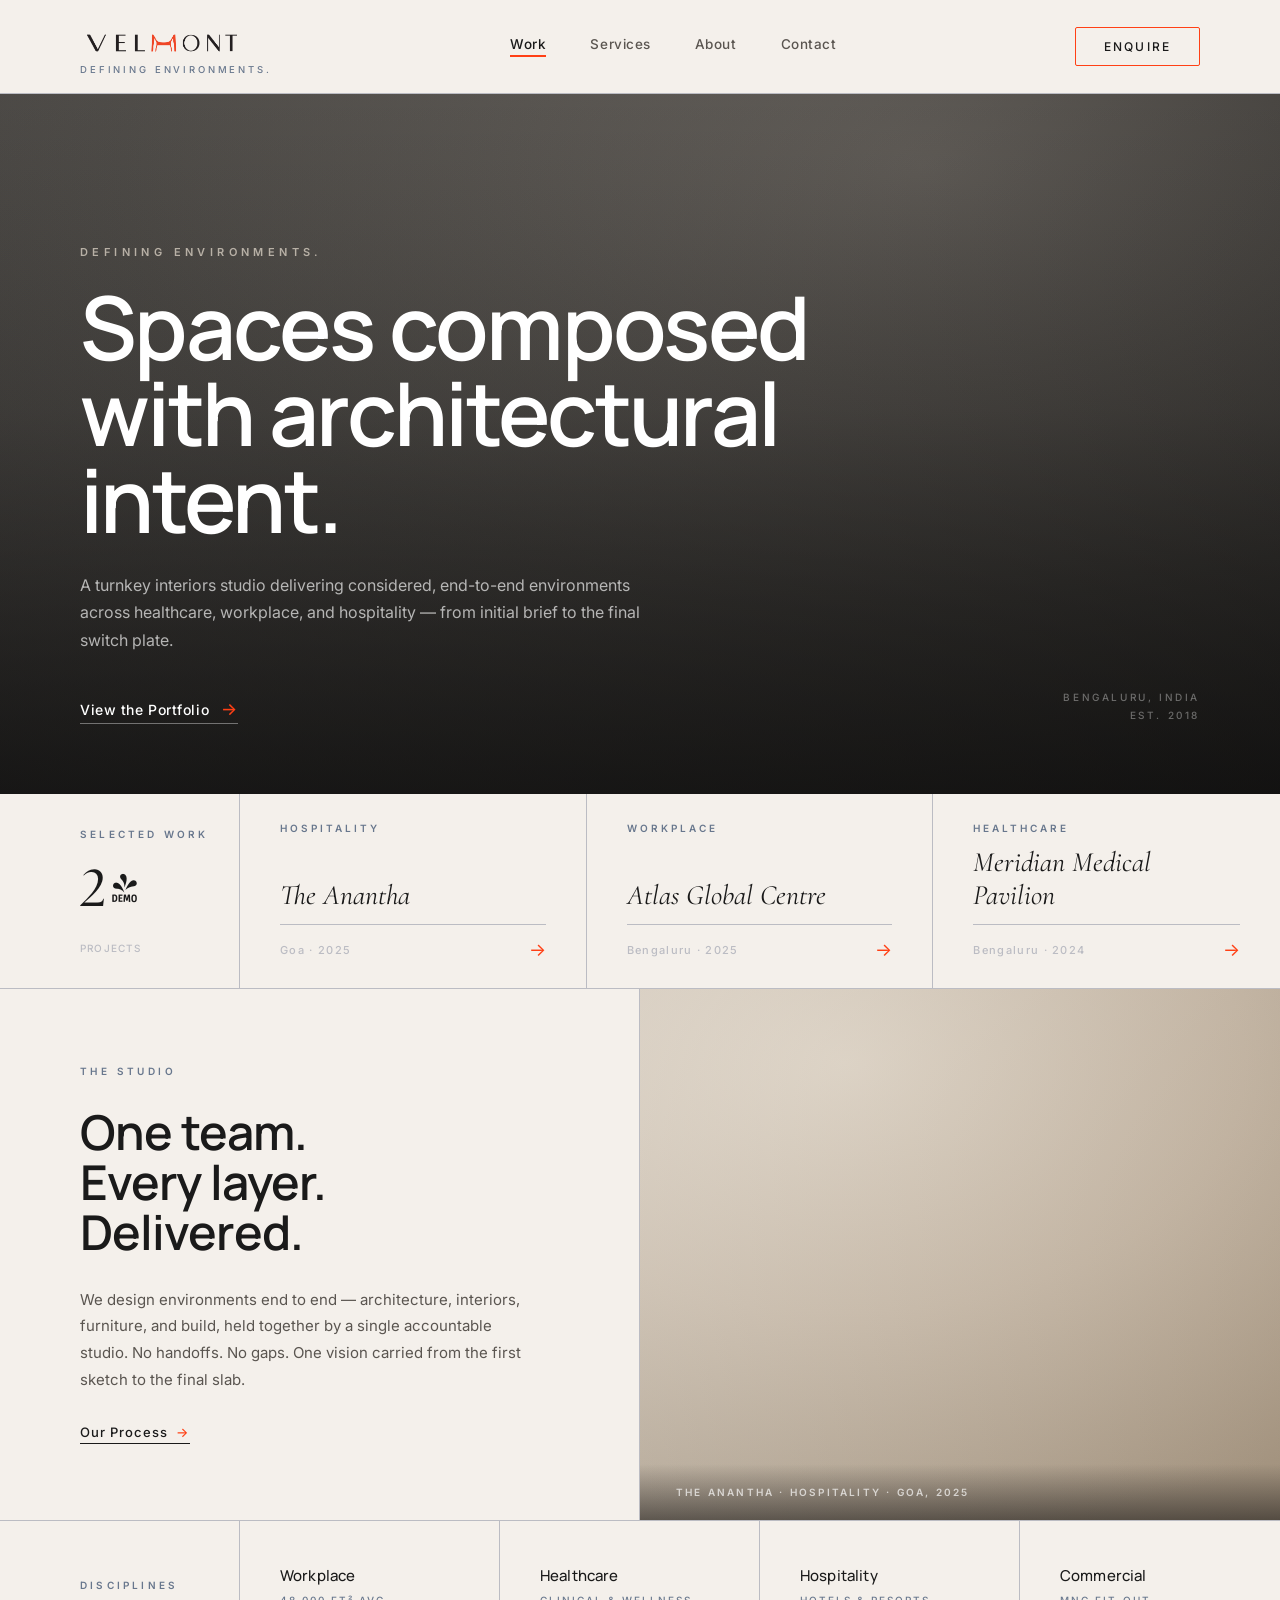
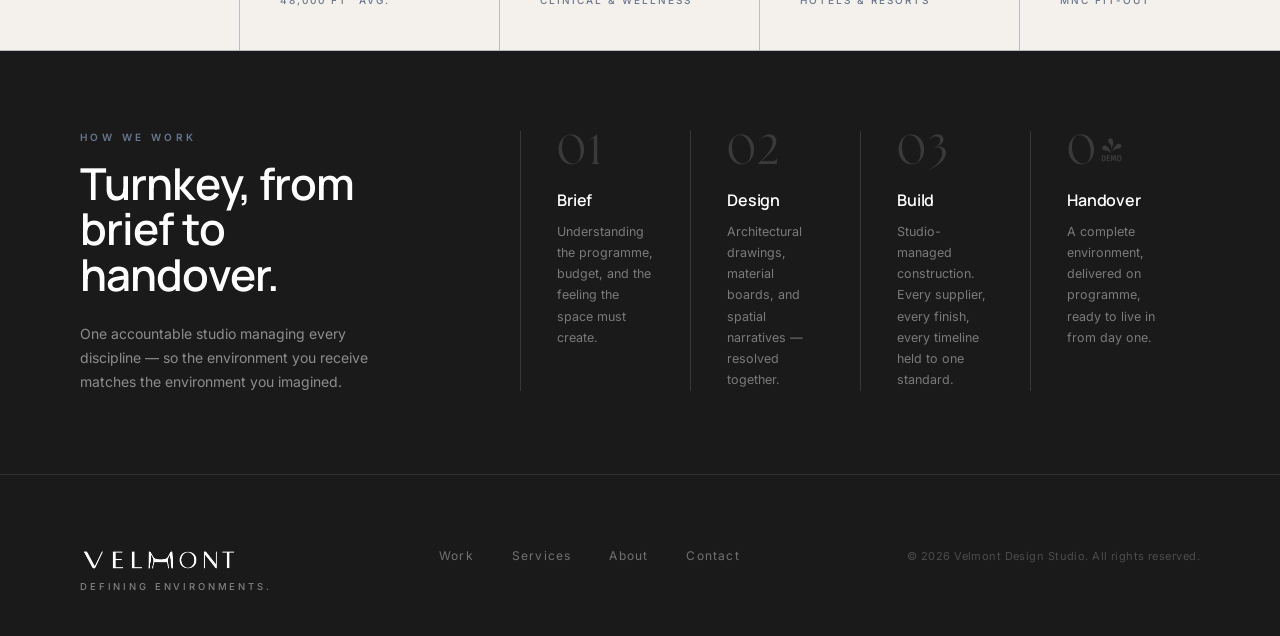
<file: project/index.html>
<!DOCTYPE html>
<html lang="en">
<head>
<meta charset="UTF-8">
<meta name="viewport" content="width=device-width, initial-scale=1.0">
<title>VELMONT — Defining Environments.</title>
<link rel="preconnect" href="https://fonts.googleapis.com">
<link rel="preconnect" href="https://fonts.gstatic.com" crossorigin>
<link href="https://fonts.googleapis.com/css2?family=Cormorant+Garamond:ital,wght@0,400;0,500;0,600;1,400;1,500;1,600&family=Manrope:wght@400;500;600;700;800&family=Inter:wght@400;500;600&display=swap" rel="stylesheet">
<!-- The Seasons local font faces from shared project folder -->
<style>
@font-face{font-family:'The Seasons';src:url('fonts/theseasons-lt.otf') format('opentype');font-weight:300;font-style:normal;font-display:swap;}
@font-face{font-family:'The Seasons';src:url('fonts/theseasons-ltit.otf') format('opentype');font-weight:300;font-style:italic;font-display:swap;}
@font-face{font-family:'The Seasons';src:url('fonts/theseasons-reg.otf') format('opentype');font-weight:400 500;font-style:normal;font-display:swap;}
@font-face{font-family:'The Seasons';src:url('fonts/theseasons-it.otf') format('opentype');font-weight:400 500;font-style:italic;font-display:swap;}
@font-face{font-family:'The Seasons';src:url('fonts/theseasons-bd.otf') format('opentype');font-weight:600 700;font-style:normal;font-display:swap;}

/* ── Design tokens — Direction 01 v2 (new brand kit) ── */
:root{
  /* New brand palette */
  --vblack:   #1A1A1A;
  --terracotta:#FF4015;   /* accent only */
  --slate:    #68778D;
  --concrete: #D9DCE0;
  --mineral:  #BBBCC3;
  --steel:    #8C92BA;
  --sand:     #D9CAB0;
  /* Background */
  --paper:    #F4F0EB;
  /* Typography */
  --display:  'The Seasons','Cormorant Garamond',Georgia,serif;
  --serif:    'Cormorant Garamond',Georgia,serif;
  --head:     'Manrope',system-ui,sans-serif;
  --body:     'Inter',system-ui,sans-serif;
}

*,*::before,*::after{box-sizing:border-box;margin:0;padding:0;}

html{scroll-behavior:smooth;}

body{
  background:var(--paper);
  color:var(--vblack);
  font-family:var(--body);
  -webkit-font-smoothing:antialiased;
  min-width:1200px;
}

/* ════════════════════════════════════════════
   NAV
════════════════════════════════════════════ */
.site-nav{
  display:flex;
  align-items:center;
  justify-content:space-between;
  padding:0 80px;
  height:94px;
  background:var(--paper);
  border-bottom:1px solid var(--mineral);
  position:sticky;
  top:0;
  z-index:20;
}
.nav-brand{
  display:flex;
  flex-direction:column;
  align-items:flex-start;
  gap:0;
  transform:translateY(-8px);
}
.nav-logo{
  height:82px;
  width:auto;
  display:block;
}
.nav-tagline{
  font-family:var(--body);
  font-size:9.5px;
  font-weight:500;
  letter-spacing:0.30em;
  text-transform:uppercase;
  color:var(--slate);
  margin-top:-20px;
}
.nav-links{
  display:flex;
  gap:44px;
  font-family:var(--body);
  font-weight:500;
  font-size:13.5px;
  letter-spacing:0.04em;
  color:#5a5550;
}
.nav-links a{text-decoration:none;color:inherit;}
.nav-links a.active{
  color:var(--vblack);
  padding-bottom:3px;
  border-bottom:2px solid var(--terracotta);
}
.nav-cta{
  font-family:var(--body);
  font-size:12px;
  font-weight:500;
  letter-spacing:0.18em;
  text-transform:uppercase;
  color:var(--vblack);
  text-decoration:none;
  border:1px solid var(--terracotta);
  padding:11px 28px;
  border-radius:2px;
  white-space:nowrap;
}

/* ════════════════════════════════════════════
   HERO
════════════════════════════════════════════ */
.hero{
  position:relative;
  height:700px;
  display:flex;
  flex-direction:column;
  justify-content:flex-end;
  padding:70px 80px;
  overflow:hidden;
}
/* layered gradient — architectural dark stone mood */
.hero::before{
  content:"";
  position:absolute;
  inset:0;
  background:
    linear-gradient(125deg, rgba(255,255,255,.06), rgba(0,0,0,.30)),
    radial-gradient(120% 120% at 72% 10%, #6d6862 0%, #46433f 52%, #2b2927 100%);
}
.hero::after{
  content:"";
  position:absolute;
  inset:0;
  background:linear-gradient(0deg,rgba(8,8,8,.65) 0%,rgba(8,8,8,.14) 55%,transparent 100%);
}
.hero-inner{
  position:relative;
  z-index:1;
  max-width:900px;
}
.hero-eyebrow{
  font-family:var(--body);
  font-size:11px;
  font-weight:600;
  letter-spacing:0.40em;
  text-transform:uppercase;
  color:rgba(209,200,188,0.82);
  margin-bottom:24px;
}
.hero h1{
  font-family:var(--head);
  font-weight:600;
  font-size:88px;
  line-height:0.98;
  letter-spacing:-0.03em;
  color:#fff;
  margin-bottom:30px;
}
.hero-sub{
  font-family:var(--body);
  font-weight:400;
  font-size:16px;
  line-height:1.72;
  color:rgba(255,255,255,0.66);
  max-width:560px;
  margin-bottom:44px;
}
.hero-cta{
  display:inline-flex;
  align-items:center;
  gap:12px;
  font-family:var(--body);
  font-size:14px;
  font-weight:500;
  letter-spacing:0.04em;
  color:#fff;
  text-decoration:none;
  border-bottom:1px solid rgba(255,255,255,0.38);
  padding-bottom:4px;
}
.hero-cta .arr{color:var(--terracotta);font-size:17px;}
.hero-meta{
  position:absolute;
  right:80px;
  bottom:70px;
  z-index:1;
  text-align:right;
}
.hero-meta span{
  display:block;
  font-family:var(--body);
  font-size:10px;
  font-weight:500;
  letter-spacing:0.26em;
  text-transform:uppercase;
  color:rgba(255,255,255,0.36);
  line-height:1.8;
}

/* ════════════════════════════════════════════
   SELECTED WORK STRIP
════════════════════════════════════════════ */
.work-strip{
  display:grid;
  grid-template-columns:240px repeat(3,1fr);
  border-bottom:1px solid var(--mineral);
}
.ws-label{
  padding:34px 0 34px 80px;
  border-right:1px solid var(--mineral);
  display:flex;
  flex-direction:column;
  justify-content:space-between;
}
.ws-label .ws-kicker{
  font-family:var(--body);
  font-size:10px;
  font-weight:600;
  letter-spacing:0.32em;
  text-transform:uppercase;
  color:var(--slate);
}
.ws-label .ws-count{
  font-family:var(--display);
  font-size:52px;
  font-weight:400;
  color:var(--vblack);
  line-height:1;
  letter-spacing:0.06em;
}
.ws-label .ws-note{
  font-family:var(--body);
  font-size:10px;
  color:var(--mineral);
  letter-spacing:0.12em;
  text-transform:uppercase;
  font-weight:500;
}
.work-tile{
  padding:28px 40px;
  border-right:1px solid var(--mineral);
  display:flex;
  flex-direction:column;
  justify-content:space-between;
  gap:12px;
  cursor:default;
}
.work-tile:last-child{border-right:none;}
.wt-ind{
  font-family:var(--body);
  font-size:10px;
  font-weight:600;
  letter-spacing:0.30em;
  text-transform:uppercase;
  color:var(--slate);
}
.wt-name{
  font-family:var(--serif);
  font-style:italic;
  font-size:28px;
  color:var(--vblack);
  line-height:1.18;
  flex:1;
  display:flex;
  align-items:flex-end;
}
.wt-foot{
  display:flex;
  align-items:center;
  justify-content:space-between;
  padding-top:14px;
  border-top:1px solid var(--mineral);
}
.wt-year{
  font-family:var(--body);
  font-size:11px;
  font-weight:500;
  color:var(--mineral);
  letter-spacing:0.12em;
}
.wt-arr{
  font-size:18px;
  color:var(--terracotta);
  font-family:var(--body);
  font-weight:400;
}

/* ════════════════════════════════════════════
   STUDIO INTRO — 2-column
════════════════════════════════════════════ */
.studio-intro{
  display:grid;
  grid-template-columns:1fr 1fr;
  min-height:460px;
}
.studio-text{
  padding:76px 80px;
  display:flex;
  flex-direction:column;
  justify-content:center;
  gap:30px;
  border-right:1px solid var(--mineral);
}
.studio-kicker{
  font-family:var(--body);
  font-size:10px;
  font-weight:600;
  letter-spacing:0.34em;
  text-transform:uppercase;
  color:var(--slate);
}
.studio-text h2{
  font-family:var(--head);
  font-weight:600;
  font-size:48px;
  line-height:1.04;
  letter-spacing:-0.02em;
  color:var(--vblack);
  max-width:500px;
}
.studio-text p{
  font-family:var(--body);
  font-weight:400;
  font-size:15px;
  line-height:1.78;
  color:#5a5550;
  max-width:460px;
}
.studio-link{
  display:inline-flex;
  align-items:center;
  gap:8px;
  font-family:var(--body);
  font-size:13px;
  font-weight:500;
  letter-spacing:0.08em;
  color:var(--vblack);
  text-decoration:none;
  border-bottom:1px solid var(--vblack);
  padding-bottom:3px;
  width:fit-content;
}
.studio-link .arr{color:var(--terracotta);}
.studio-image{
  position:relative;
  overflow:hidden;
  background:
    linear-gradient(120deg,rgba(255,255,255,.28),rgba(141,116,90,.20)),
    radial-gradient(120% 90% at 32% 14%,#d8cdbd 0%,#c4b6a4 52%,#a89a87 100%);
}
.studio-image-cap{
  position:absolute;
  left:0;right:0;bottom:0;
  padding:22px 36px;
  font-family:var(--body);
  font-size:10px;
  font-weight:600;
  letter-spacing:0.22em;
  text-transform:uppercase;
  color:rgba(255,255,255,0.68);
  background:linear-gradient(0deg,rgba(20,18,17,.55),transparent);
}

/* ════════════════════════════════════════════
   DISCIPLINES STRIP
════════════════════════════════════════════ */
.disciplines{
  display:grid;
  grid-template-columns:240px repeat(4,1fr);
  border-top:1px solid var(--mineral);
  border-bottom:1px solid var(--mineral);
}
.disc-label-cell{
  padding:44px 0 44px 80px;
  display:flex;
  align-items:center;
  border-right:1px solid var(--mineral);
}
.disc-label-cell span{
  font-family:var(--body);
  font-size:10px;
  font-weight:600;
  letter-spacing:0.32em;
  text-transform:uppercase;
  color:var(--slate);
}
.disc-item{
  padding:44px 40px;
  border-right:1px solid var(--mineral);
  display:flex;
  flex-direction:column;
  gap:8px;
}
.disc-item:last-child{border-right:none;}
.disc-name{
  font-family:var(--head);
  font-weight:500;
  font-size:15px;
  letter-spacing:0.01em;
  color:var(--vblack);
}
.disc-note{
  font-family:var(--body);
  font-size:10px;
  font-weight:500;
  letter-spacing:0.20em;
  text-transform:uppercase;
  color:var(--slate);
}

/* ════════════════════════════════════════════
   PROCESS TEASER
════════════════════════════════════════════ */
.process-strip{
  padding:80px 80px;
  display:flex;
  align-items:flex-start;
  gap:100px;
  background:var(--vblack);
}
.process-head{
  flex:0 0 340px;
}
.process-head .pk{
  font-family:var(--body);
  font-size:10px;
  font-weight:600;
  letter-spacing:0.34em;
  text-transform:uppercase;
  color:var(--slate);
  margin-bottom:18px;
}
.process-head h3{
  font-family:var(--head);
  font-weight:600;
  font-size:44px;
  line-height:1.04;
  letter-spacing:-0.02em;
  color:#fff;
  margin-bottom:24px;
}
.process-head p{
  font-family:var(--body);
  font-size:14px;
  line-height:1.72;
  color:rgba(255,255,255,0.50);
  max-width:300px;
}
.process-steps{
  flex:1;
  display:grid;
  grid-template-columns:repeat(4,1fr);
  gap:0;
}
.process-step{
  padding:0 36px;
  border-left:1px solid rgba(187,188,195,0.18);
}
.ps-num{
  font-family:var(--display);
  font-size:42px;
  font-weight:400;
  color:rgba(255,255,255,0.14);
  letter-spacing:0.06em;
  line-height:1;
  margin-bottom:16px;
}
.ps-title{
  font-family:var(--head);
  font-weight:600;
  font-size:16px;
  letter-spacing:-0.01em;
  color:#fff;
  margin-bottom:10px;
}
.ps-desc{
  font-family:var(--body);
  font-size:12.5px;
  line-height:1.7;
  color:rgba(255,255,255,0.42);
}

/* ════════════════════════════════════════════
   FOOTER
════════════════════════════════════════════ */
.site-footer{
  padding:44px 80px;
  background:var(--vblack);
  border-top:1px solid rgba(187,188,195,0.14);
  display:flex;
  align-items:center;
  justify-content:space-between;
}
.footer-brand{
  display:flex;
  flex-direction:column;
  align-items:flex-start;
  gap:0;
}
.footer-logo{height:82px;width:auto;display:block;}
.footer-tagline-f{
  font-family:var(--body);
  font-size:9.5px;
  font-weight:500;
  letter-spacing:0.30em;
  text-transform:uppercase;
  color:rgba(255,255,255,0.45);
  margin-top:-20px;
}
.footer-links{
  display:flex;
  gap:38px;
  font-family:var(--body);
  font-size:12px;
  letter-spacing:0.10em;
  color:rgba(255,255,255,0.38);
}
.footer-copy{
  font-family:var(--body);
  font-size:11px;
  color:rgba(255,255,255,0.22);
  letter-spacing:0.04em;
}
</style>
</head>
<body>

<!-- ══════════════════════════════════════════
     NAV
══════════════════════════════════════════ -->
<nav class="site-nav">
  <div class="nav-brand">
    <img class="nav-logo" src="assets/velmont-main.png" alt="VELMONT">
    <span class="nav-tagline">Defining Environments.</span>
  </div>
  <div class="nav-links">
    <a href="work" class="active">Work</a>
    <a href="#">Services</a>
    <a href="#">About</a>
    <a href="#">Contact</a>
  </div>
  <a href="#" class="nav-cta">Enquire</a>
</nav>

<!-- ══════════════════════════════════════════
     HERO
══════════════════════════════════════════ -->
<section class="hero">
  <div class="hero-inner">
    <div class="hero-eyebrow">Defining Environments.</div>
    <h1>Spaces composed<br>with architectural<br>intent.</h1>
    <p class="hero-sub">A turnkey interiors studio delivering considered, end-to-end environments across healthcare, workplace, and hospitality — from initial brief to the final switch plate.</p>
    <a href="work" class="hero-cta">View the Portfolio <span class="arr">→</span></a>
  </div>
  <div class="hero-meta">
    <span>Bengaluru, India</span>
    <span>Est. 2018</span>
  </div>
</section>

<!-- ══════════════════════════════════════════
     SELECTED WORK STRIP
══════════════════════════════════════════ -->
<div class="work-strip">
  <div class="ws-label">
    <div class="ws-kicker">Selected Work</div>
    <div class="ws-count">24</div>
    <div class="ws-note">Projects</div>
  </div>
  <div class="work-tile">
    <div class="wt-ind">Hospitality</div>
    <div class="wt-name">The Anantha</div>
    <div class="wt-foot">
      <span class="wt-year">Goa · 2025</span>
      <span class="wt-arr">→</span>
    </div>
  </div>
  <div class="work-tile">
    <div class="wt-ind">Workplace</div>
    <div class="wt-name">Atlas Global Centre</div>
    <div class="wt-foot">
      <span class="wt-year">Bengaluru · 2025</span>
      <span class="wt-arr">→</span>
    </div>
  </div>
  <div class="work-tile">
    <div class="wt-ind">Healthcare</div>
    <div class="wt-name">Meridian Medical Pavilion</div>
    <div class="wt-foot">
      <span class="wt-year">Bengaluru · 2024</span>
      <span class="wt-arr">→</span>
    </div>
  </div>
</div>

<!-- ══════════════════════════════════════════
     STUDIO INTRO
══════════════════════════════════════════ -->
<section class="studio-intro">
  <div class="studio-text">
    <div class="studio-kicker">The Studio</div>
    <h2>One team.<br>Every layer.<br>Delivered.</h2>
    <p>We design environments end to end — architecture, interiors, furniture, and build, held together by a single accountable studio. No handoffs. No gaps. One vision carried from the first sketch to the final slab.</p>
    <a href="#" class="studio-link">Our Process <span class="arr">→</span></a>
  </div>
  <div class="studio-image">
    <div class="studio-image-cap">The Anantha · Hospitality · Goa, 2025</div>
  </div>
</section>

<!-- ══════════════════════════════════════════
     DISCIPLINES STRIP
══════════════════════════════════════════ -->
<section class="disciplines">
  <div class="disc-label-cell"><span>Disciplines</span></div>
  <div class="disc-item">
    <div class="disc-name">Workplace</div>
    <div class="disc-note">48,000 ft² avg.</div>
  </div>
  <div class="disc-item">
    <div class="disc-name">Healthcare</div>
    <div class="disc-note">Clinical &amp; Wellness</div>
  </div>
  <div class="disc-item">
    <div class="disc-name">Hospitality</div>
    <div class="disc-note">Hotels &amp; Resorts</div>
  </div>
  <div class="disc-item">
    <div class="disc-name">Commercial</div>
    <div class="disc-note">MNC Fit-out</div>
  </div>
</section>

<!-- ══════════════════════════════════════════
     PROCESS TEASER — dark section
══════════════════════════════════════════ -->
<section class="process-strip">
  <div class="process-head">
    <div class="pk">How We Work</div>
    <h3>Turnkey, from brief to handover.</h3>
    <p>One accountable studio managing every discipline — so the environment you receive matches the environment you imagined.</p>
  </div>
  <div class="process-steps">
    <div class="process-step">
      <div class="ps-num">01</div>
      <div class="ps-title">Brief</div>
      <div class="ps-desc">Understanding the programme, budget, and the feeling the space must create.</div>
    </div>
    <div class="process-step">
      <div class="ps-num">02</div>
      <div class="ps-title">Design</div>
      <div class="ps-desc">Architectural drawings, material boards, and spatial narratives — resolved together.</div>
    </div>
    <div class="process-step">
      <div class="ps-num">03</div>
      <div class="ps-title">Build</div>
      <div class="ps-desc">Studio-managed construction. Every supplier, every finish, every timeline held to one standard.</div>
    </div>
    <div class="process-step">
      <div class="ps-num">04</div>
      <div class="ps-title">Handover</div>
      <div class="ps-desc">A complete environment, delivered on programme, ready to live in from day one.</div>
    </div>
  </div>
</section>

<!-- ══════════════════════════════════════════
     FOOTER
══════════════════════════════════════════ -->
<footer class="site-footer">
  <div class="footer-brand">
    <img class="footer-logo" src="assets/velmont-white.png" alt="VELMONT">
    <span class="footer-tagline-f">Defining Environments.</span>
  </div>
  <div class="footer-links">
    <span>Work</span>
    <span>Services</span>
    <span>About</span>
    <span>Contact</span>
  </div>
  <span class="footer-copy">© 2026 Velmont Design Studio. All rights reserved.</span>
</footer>

</body>
</html>
</file>
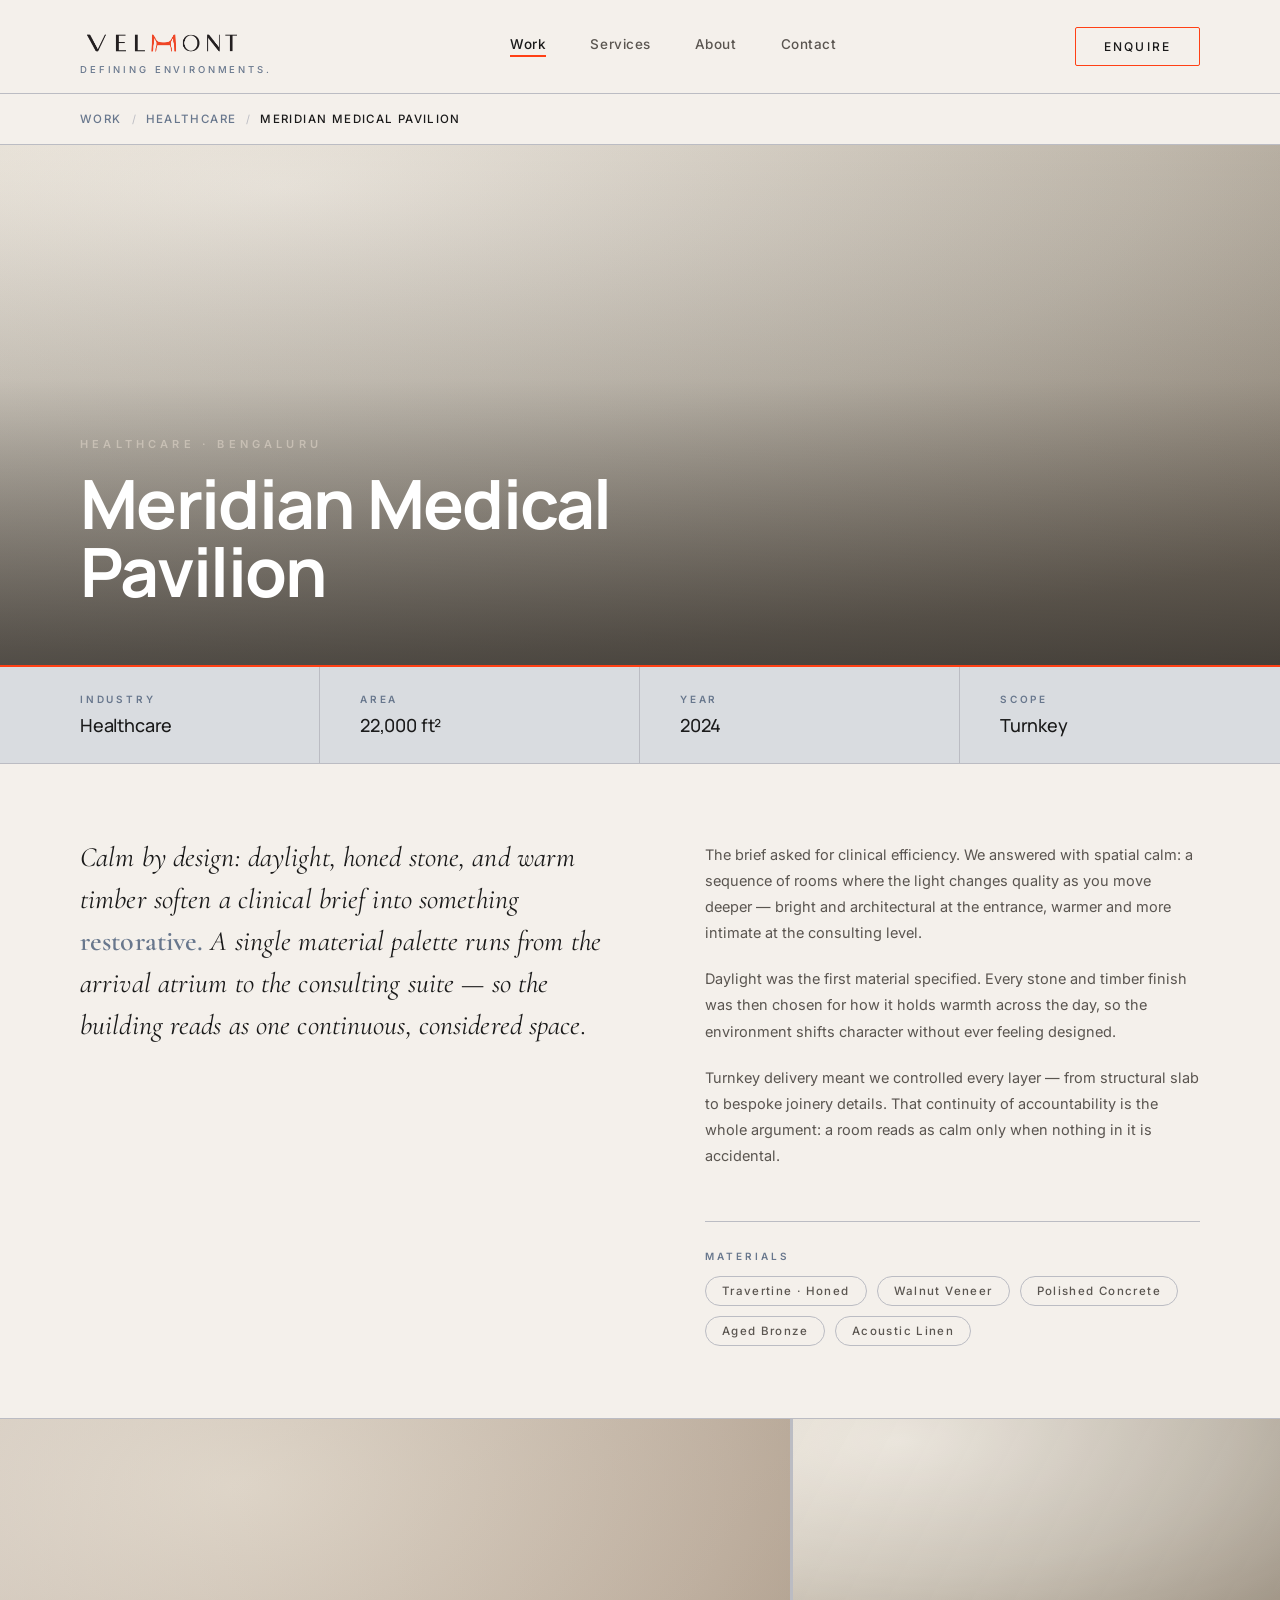
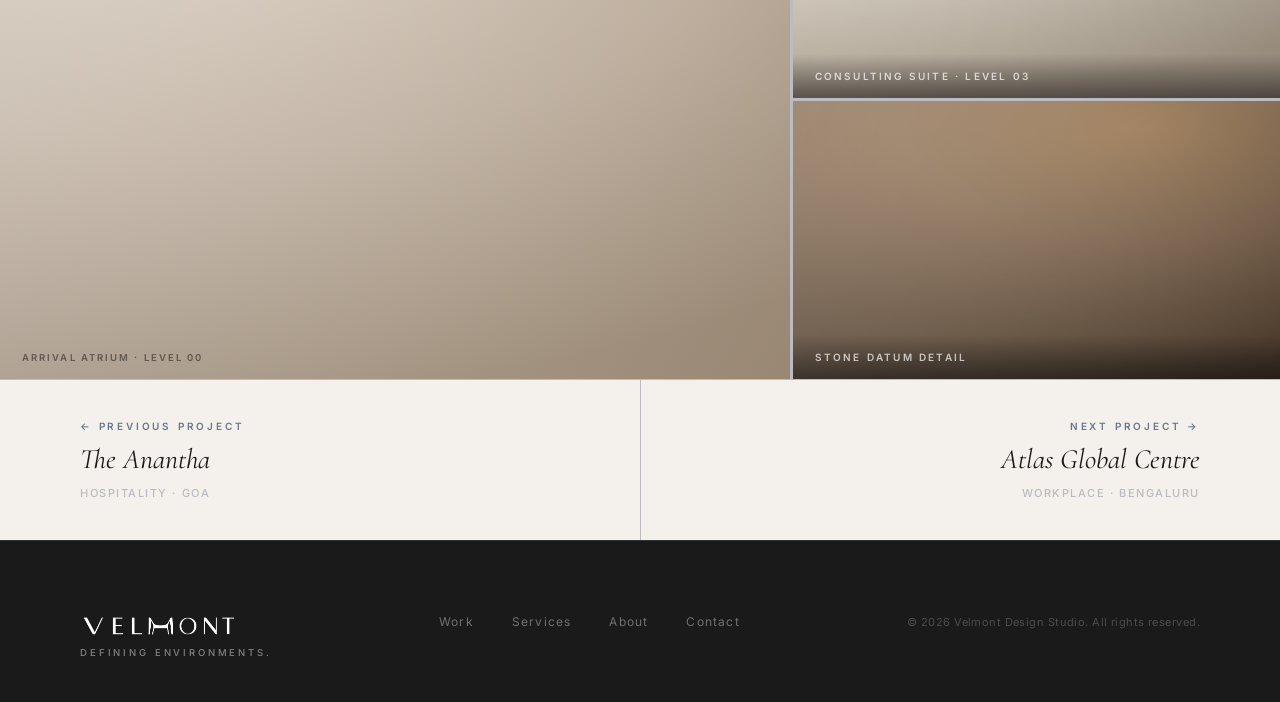
<file: project/work.html>
<!DOCTYPE html>
<html lang="en">
<head>
<meta charset="UTF-8">
<meta name="viewport" content="width=device-width, initial-scale=1.0">
<title>Meridian Medical Pavilion — VELMONT</title>
<link rel="preconnect" href="https://fonts.googleapis.com">
<link rel="preconnect" href="https://fonts.gstatic.com" crossorigin>
<link href="https://fonts.googleapis.com/css2?family=Cormorant+Garamond:ital,wght@0,400;0,500;0,600;1,400;1,500;1,600&family=Manrope:wght@400;500;600;700;800&family=Inter:wght@400;500;600&display=swap" rel="stylesheet">
<style>
@font-face{font-family:'The Seasons';src:url('fonts/theseasons-lt.otf') format('opentype');font-weight:300;font-style:normal;font-display:swap;}
@font-face{font-family:'The Seasons';src:url('fonts/theseasons-ltit.otf') format('opentype');font-weight:300;font-style:italic;font-display:swap;}
@font-face{font-family:'The Seasons';src:url('fonts/theseasons-reg.otf') format('opentype');font-weight:400 500;font-style:normal;font-display:swap;}
@font-face{font-family:'The Seasons';src:url('fonts/theseasons-it.otf') format('opentype');font-weight:400 500;font-style:italic;font-display:swap;}
@font-face{font-family:'The Seasons';src:url('fonts/theseasons-bd.otf') format('opentype');font-weight:600 700;font-style:normal;font-display:swap;}

/* ── Design tokens — Direction 01 v2 (new brand kit) ── */
:root{
  --vblack:    #1A1A1A;
  --terracotta:#FF4015;   /* accent only */
  --slate:     #68778D;
  --concrete:  #D9DCE0;
  --mineral:   #BBBCC3;
  --steel:     #8C92BA;
  --sand:      #D9CAB0;
  --paper:     #F4F0EB;
  --display:   'The Seasons','Cormorant Garamond',Georgia,serif;
  --serif:     'Cormorant Garamond',Georgia,serif;
  --head:      'Manrope',system-ui,sans-serif;
  --body:      'Inter',system-ui,sans-serif;
}

*,*::before,*::after{box-sizing:border-box;margin:0;padding:0;}
body{
  background:var(--paper);
  color:var(--vblack);
  font-family:var(--body);
  -webkit-font-smoothing:antialiased;
  min-width:1200px;
}

/* ════════════════════════════════════════════
   NAV (identical to homepage)
════════════════════════════════════════════ */
.site-nav{
  display:flex;
  align-items:center;
  justify-content:space-between;
  padding:0 80px;
  height:94px;
  background:var(--paper);
  border-bottom:1px solid var(--mineral);
  position:sticky;
  top:0;
  z-index:20;
}
.nav-brand{
  display:flex;
  flex-direction:column;
  align-items:flex-start;
  gap:0;
  transform:translateY(-8px);
}
.nav-logo{height:82px;width:auto;display:block;}
.nav-tagline{
  font-family:var(--body);
  font-size:9.5px;font-weight:500;
  letter-spacing:0.30em;text-transform:uppercase;
  color:var(--slate);
  margin-top:-20px;
}
.nav-links{
  display:flex;
  gap:44px;
  font-family:var(--body);
  font-weight:500;font-size:13.5px;letter-spacing:0.04em;color:#5a5550;
}
.nav-links a{text-decoration:none;color:inherit;}
.nav-links a.active{
  color:var(--vblack);
  padding-bottom:3px;
  border-bottom:2px solid var(--terracotta);
}
.nav-cta{
  font-family:var(--body);
  font-size:12px;font-weight:500;
  letter-spacing:0.18em;text-transform:uppercase;
  color:var(--vblack);text-decoration:none;
  border:1px solid var(--terracotta);
  padding:11px 28px;border-radius:2px;white-space:nowrap;
}

/* ════════════════════════════════════════════
   PROJECT BREADCRUMB
════════════════════════════════════════════ */
.breadcrumb{
  padding:18px 80px;
  display:flex;
  align-items:center;
  gap:10px;
  border-bottom:1px solid var(--mineral);
}
.breadcrumb a{
  font-family:var(--body);
  font-size:11.5px;font-weight:500;
  letter-spacing:0.12em;text-transform:uppercase;
  color:var(--slate);text-decoration:none;
}
.breadcrumb .sep{
  font-family:var(--body);
  font-size:11px;color:var(--mineral);
}
.breadcrumb .current{
  font-family:var(--body);
  font-size:11.5px;font-weight:500;
  letter-spacing:0.12em;text-transform:uppercase;
  color:var(--vblack);
}

/* ════════════════════════════════════════════
   PROJECT HERO
════════════════════════════════════════════ */
.proj-hero{
  position:relative;
  height:520px;
  display:flex;
  flex-direction:column;
  justify-content:flex-end;
  padding:60px 80px;
  overflow:hidden;
}
.proj-hero::before{
  content:"";
  position:absolute;
  inset:0;
  /* img-stone mood — honed travertine, warm light */
  background:
    linear-gradient(118deg,rgba(255,255,255,.22),rgba(57,56,57,.16)),
    radial-gradient(130% 90% at 22% 8%,#ece5da 0%,#cfc6b7 52%,#a89a87 100%);
}
.proj-hero::after{
  content:"";
  position:absolute;
  inset:0;
  background:linear-gradient(0deg,rgba(10,10,10,.58) 0%,rgba(10,10,10,.10) 55%,transparent 100%);
}
.proj-hero-inner{
  position:relative;
  z-index:1;
}
.proj-eyebrow{
  font-family:var(--body);
  font-size:11px;font-weight:600;
  letter-spacing:0.38em;text-transform:uppercase;
  color:rgba(209,200,188,0.78);
  margin-bottom:18px;
}
.proj-hero h1{
  font-family:var(--head);
  font-weight:700;font-size:68px;
  line-height:1.0;letter-spacing:-0.025em;
  color:#fff;
}

/* ════════════════════════════════════════════
   SPEC BAR
════════════════════════════════════════════ */
.spec-bar{
  display:grid;
  grid-template-columns:repeat(4,1fr);
  background:var(--concrete);
  border-top:2px solid var(--terracotta);
  border-bottom:1px solid var(--mineral);
}
.spec-item{
  padding:26px 40px;
  border-right:1px solid var(--mineral);
  display:flex;
  flex-direction:column;
  gap:8px;
}
.spec-item:first-child{padding-left:80px;}
.spec-item:last-child{border-right:none;}
.spec-label{
  font-family:var(--body);
  font-size:10px;font-weight:600;
  letter-spacing:0.28em;text-transform:uppercase;
  color:var(--slate);
}
.spec-value{
  font-family:var(--head);
  font-weight:500;font-size:18px;
  letter-spacing:-0.01em;
  color:var(--vblack);
}

/* ════════════════════════════════════════════
   PROJECT BODY
════════════════════════════════════════════ */
.proj-body{
  padding:72px 80px;
  display:grid;
  grid-template-columns:1.1fr 1fr;
  gap:80px;
  border-bottom:1px solid var(--mineral);
}
.proj-lead{
  font-family:var(--serif);
  font-style:italic;
  font-size:28px;
  line-height:1.50;
  color:var(--vblack);
  letter-spacing:0.004em;
}
.proj-lead strong{
  font-style:normal;
  font-weight:600;
  color:var(--slate);
}
.proj-text-col{
  display:flex;
  flex-direction:column;
  gap:20px;
  justify-content:flex-start;
  padding-top:6px;
}
.proj-text-col p{
  font-family:var(--body);
  font-size:14.5px;
  line-height:1.80;
  color:#5a5550;
}
.proj-materials{
  margin-top:32px;
  padding-top:28px;
  border-top:1px solid var(--mineral);
}
.proj-mat-label{
  font-family:var(--body);
  font-size:10px;font-weight:600;
  letter-spacing:0.30em;text-transform:uppercase;
  color:var(--slate);
  margin-bottom:14px;
}
.proj-mat-list{
  display:flex;
  gap:10px;
  flex-wrap:wrap;
}
.proj-mat-tag{
  font-family:var(--body);
  font-size:11.5px;font-weight:500;
  letter-spacing:0.12em;
  color:#5a5550;
  border:1px solid var(--mineral);
  padding:7px 16px;
  border-radius:999px;
}

/* ════════════════════════════════════════════
   IMAGE GRID
════════════════════════════════════════════ */
.proj-grid{
  display:grid;
  grid-template-columns:1.62fr 1fr;
  grid-template-rows:1fr 1fr;
  height:560px;
  gap:3px;
  background:var(--mineral);
}
.pg-main{
  grid-row:1 / 3;
  position:relative;
  overflow:hidden;
  /* img-limestone — warm honed stone */
  background:
    linear-gradient(120deg,rgba(255,255,255,.30),rgba(141,116,90,.18)),
    radial-gradient(120% 90% at 30% 12%,#d8cdbd 0%,#bfb0a0 52%,#9c8c79 100%);
}
.pg-top-right{
  position:relative;
  overflow:hidden;
  /* img-stone */
  background:
    linear-gradient(118deg,rgba(255,255,255,.22),rgba(57,56,57,.16)),
    radial-gradient(130% 90% at 22% 8%,#ece5da 0%,#cfc6b7 52%,#a89a87 100%);
}
.pg-bottom-right{
  position:relative;
  overflow:hidden;
  /* img-warm — golden dusk */
  background:
    linear-gradient(120deg,rgba(255,236,214,.30),rgba(40,28,20,.34)),
    radial-gradient(120% 95% at 72% 10%,#b58e64 0%,#8d745a 42%,#4a3a2c 100%);
}
.img-caption{
  position:absolute;
  left:0;right:0;bottom:0;
  padding:16px 22px;
  font-family:var(--body);
  font-size:10px;font-weight:600;
  letter-spacing:0.22em;text-transform:uppercase;
  color:rgba(255,255,255,0.70);
  background:linear-gradient(0deg,rgba(15,13,12,.55),transparent);
}
.img-caption.light{
  color:rgba(30,25,20,0.55);
  background:none;
  font-size:9.5px;
}

/* ════════════════════════════════════════════
   PROJECT NAV — next/prev
════════════════════════════════════════════ */
.proj-nav{
  padding:0 80px;
  display:grid;
  grid-template-columns:1fr 1fr;
  border-top:1px solid var(--mineral);
}
.proj-nav-item{
  padding:40px 0;
  display:flex;
  flex-direction:column;
  gap:10px;
  cursor:default;
}
.proj-nav-item:last-child{
  padding-left:60px;
  border-left:1px solid var(--mineral);
  align-items:flex-end;
}
.pni-dir{
  font-family:var(--body);
  font-size:10px;font-weight:600;
  letter-spacing:0.28em;text-transform:uppercase;
  color:var(--slate);
}
.pni-name{
  font-family:var(--serif);
  font-style:italic;
  font-size:28px;
  color:var(--vblack);
}
.pni-ind{
  font-family:var(--body);
  font-size:11px;
  letter-spacing:0.14em;
  color:var(--mineral);
  text-transform:uppercase;
  font-weight:500;
}
.pni-arr{
  font-size:20px;
  color:var(--terracotta);
  font-family:var(--body);
}
.proj-nav-item:first-child .pni-arr{margin-top:4px;}

/* ════════════════════════════════════════════
   FOOTER (identical to homepage)
════════════════════════════════════════════ */
.site-footer{
  padding:44px 80px;
  background:var(--vblack);
  border-top:1px solid rgba(187,188,195,0.14);
  display:flex;
  align-items:center;
  justify-content:space-between;
}
.footer-brand{
  display:flex;
  flex-direction:column;
  align-items:flex-start;
  gap:0;
}
.footer-logo{height:82px;width:auto;display:block;}
.footer-tagline-f{
  font-family:var(--body);
  font-size:9.5px;font-weight:500;
  letter-spacing:0.30em;text-transform:uppercase;
  color:rgba(255,255,255,0.45);
  margin-top:-20px;
}
.footer-links{
  display:flex;gap:38px;
  font-family:var(--body);font-size:12px;
  letter-spacing:0.10em;color:rgba(255,255,255,0.38);
}
.footer-copy{
  font-family:var(--body);font-size:11px;
  color:rgba(255,255,255,0.22);letter-spacing:0.04em;
}
</style>
</head>
<body>

<!-- ══════════════════════════════════════════
     NAV
══════════════════════════════════════════ -->
<nav class="site-nav">
  <div class="nav-brand">
    <img class="nav-logo" src="assets/velmont-main.png" alt="VELMONT">
    <span class="nav-tagline">Defining Environments.</span>
  </div>
  <div class="nav-links">
    <a href="/" class="active">Work</a>
    <a href="#">Services</a>
    <a href="#">About</a>
    <a href="#">Contact</a>
  </div>
  <a href="#" class="nav-cta">Enquire</a>
</nav>

<!-- ══════════════════════════════════════════
     BREADCRUMB
══════════════════════════════════════════ -->
<div class="breadcrumb">
  <a href="/">Work</a>
  <span class="sep">/</span>
  <a href="#">Healthcare</a>
  <span class="sep">/</span>
  <span class="current">Meridian Medical Pavilion</span>
</div>

<!-- ══════════════════════════════════════════
     PROJECT HERO
══════════════════════════════════════════ -->
<section class="proj-hero">
  <div class="proj-hero-inner">
    <div class="proj-eyebrow">Healthcare · Bengaluru</div>
    <h1>Meridian Medical<br>Pavilion</h1>
  </div>
</section>

<!-- ══════════════════════════════════════════
     SPEC BAR
══════════════════════════════════════════ -->
<div class="spec-bar">
  <div class="spec-item">
    <div class="spec-label">Industry</div>
    <div class="spec-value">Healthcare</div>
  </div>
  <div class="spec-item">
    <div class="spec-label">Area</div>
    <div class="spec-value">22,000 ft²</div>
  </div>
  <div class="spec-item">
    <div class="spec-label">Year</div>
    <div class="spec-value">2024</div>
  </div>
  <div class="spec-item">
    <div class="spec-label">Scope</div>
    <div class="spec-value">Turnkey</div>
  </div>
</div>

<!-- ══════════════════════════════════════════
     PROJECT BODY
══════════════════════════════════════════ -->
<section class="proj-body">
  <div class="proj-lead">
    Calm by design: daylight, honed stone, and warm timber soften a clinical brief into something <strong>restorative.</strong> A single material palette runs from the arrival atrium to the consulting suite — so the building reads as one continuous, considered space.
  </div>
  <div class="proj-text-col">
    <p>The brief asked for clinical efficiency. We answered with spatial calm: a sequence of rooms where the light changes quality as you move deeper — bright and architectural at the entrance, warmer and more intimate at the consulting level.</p>
    <p>Daylight was the first material specified. Every stone and timber finish was then chosen for how it holds warmth across the day, so the environment shifts character without ever feeling designed.</p>
    <p>Turnkey delivery meant we controlled every layer — from structural slab to bespoke joinery details. That continuity of accountability is the whole argument: a room reads as calm only when nothing in it is accidental.</p>
    <div class="proj-materials">
      <div class="proj-mat-label">Materials</div>
      <div class="proj-mat-list">
        <span class="proj-mat-tag">Travertine · Honed</span>
        <span class="proj-mat-tag">Walnut Veneer</span>
        <span class="proj-mat-tag">Polished Concrete</span>
        <span class="proj-mat-tag">Aged Bronze</span>
        <span class="proj-mat-tag">Acoustic Linen</span>
      </div>
    </div>
  </div>
</section>

<!-- ══════════════════════════════════════════
     IMAGE GRID
══════════════════════════════════════════ -->
<div class="proj-grid">
  <div class="pg-main">
    <div class="img-caption light">Arrival atrium · Level 00</div>
  </div>
  <div class="pg-top-right">
    <div class="img-caption">Consulting suite · Level 03</div>
  </div>
  <div class="pg-bottom-right">
    <div class="img-caption">Stone datum detail</div>
  </div>
</div>

<!-- ══════════════════════════════════════════
     PROJECT NAV
══════════════════════════════════════════ -->
<div class="proj-nav">
  <div class="proj-nav-item">
    <div class="pni-dir">← Previous Project</div>
    <div class="pni-name">The Anantha</div>
    <div class="pni-ind">Hospitality · Goa</div>
  </div>
  <div class="proj-nav-item">
    <div class="pni-dir">Next Project →</div>
    <div class="pni-name">Atlas Global Centre</div>
    <div class="pni-ind">Workplace · Bengaluru</div>
  </div>
</div>

<!-- ══════════════════════════════════════════
     FOOTER
══════════════════════════════════════════ -->
<footer class="site-footer">
  <div class="footer-brand">
    <img class="footer-logo" src="assets/velmont-white.png" alt="VELMONT">
    <span class="footer-tagline-f">Defining Environments.</span>
  </div>
  <div class="footer-links">
    <span>Work</span>
    <span>Services</span>
    <span>About</span>
    <span>Contact</span>
  </div>
  <span class="footer-copy">© 2026 Velmont Design Studio. All rights reserved.</span>
</footer>

</body>
</html>
</file>
